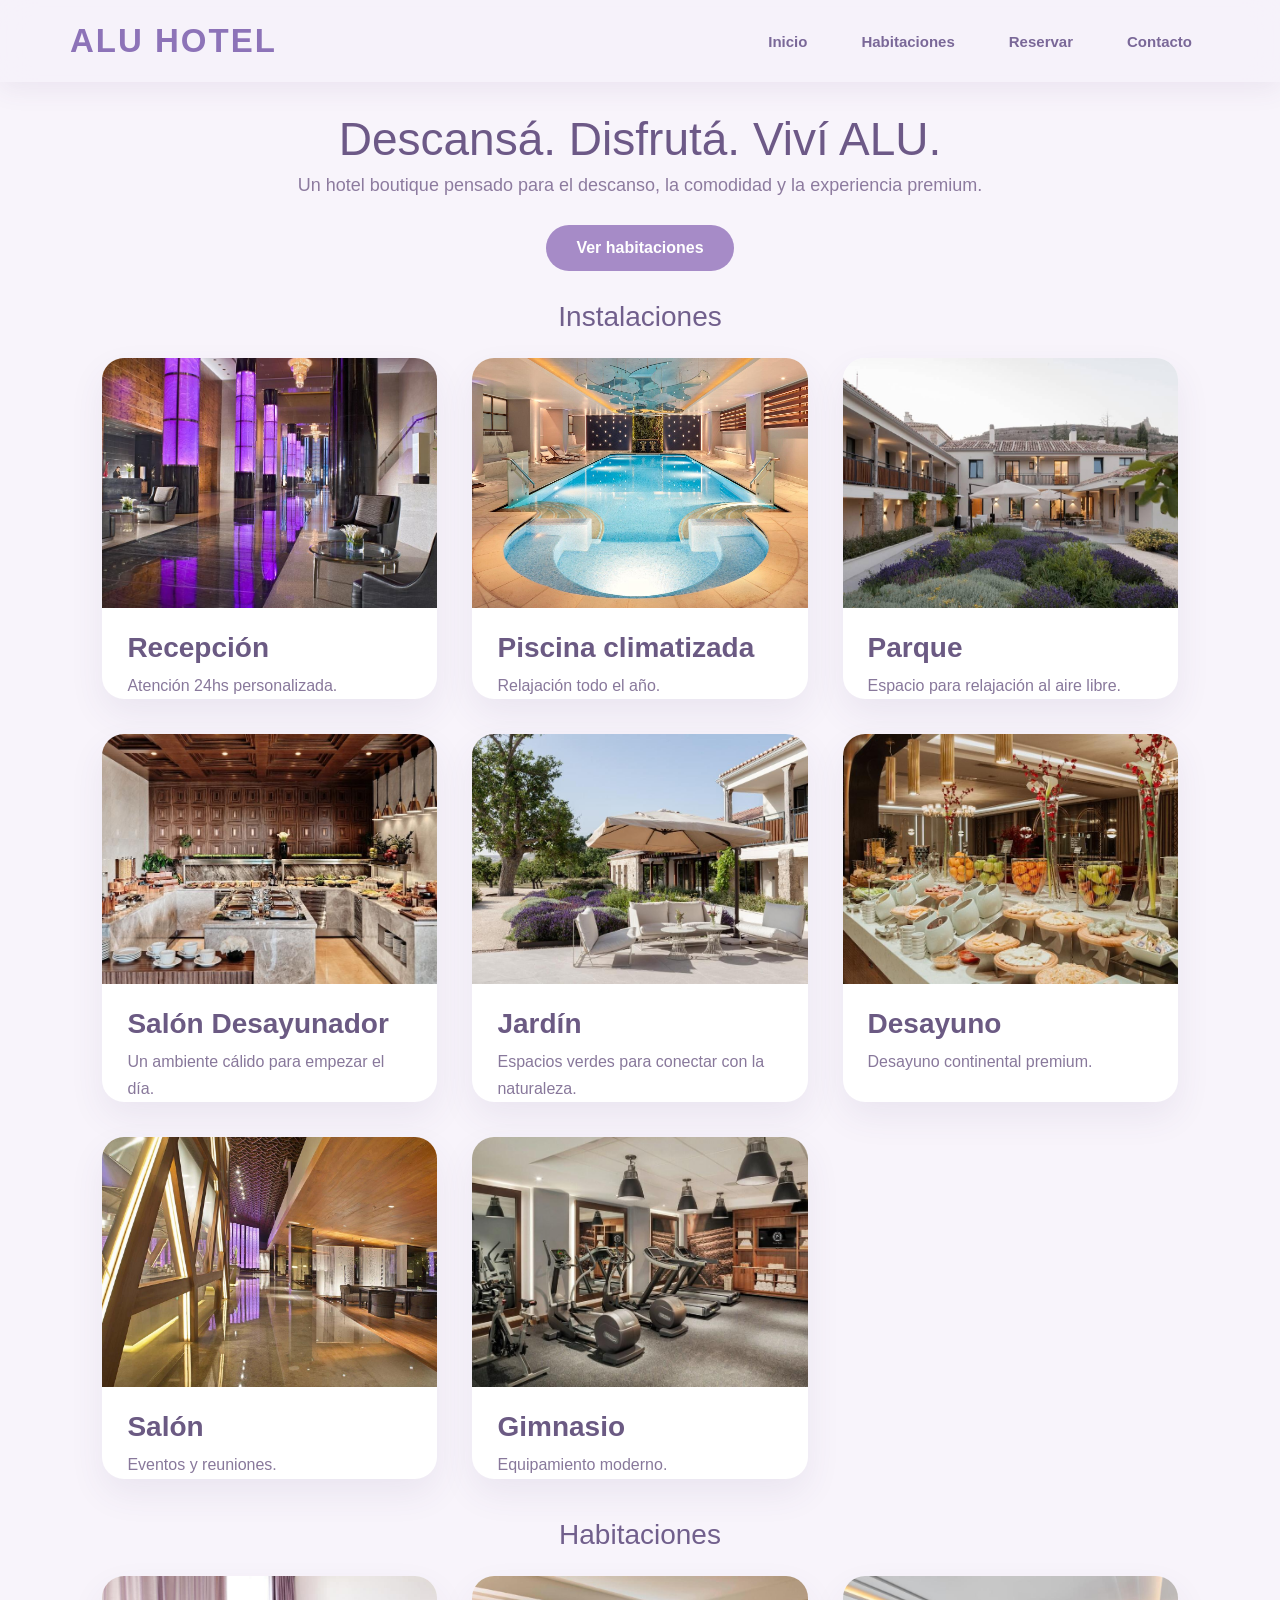
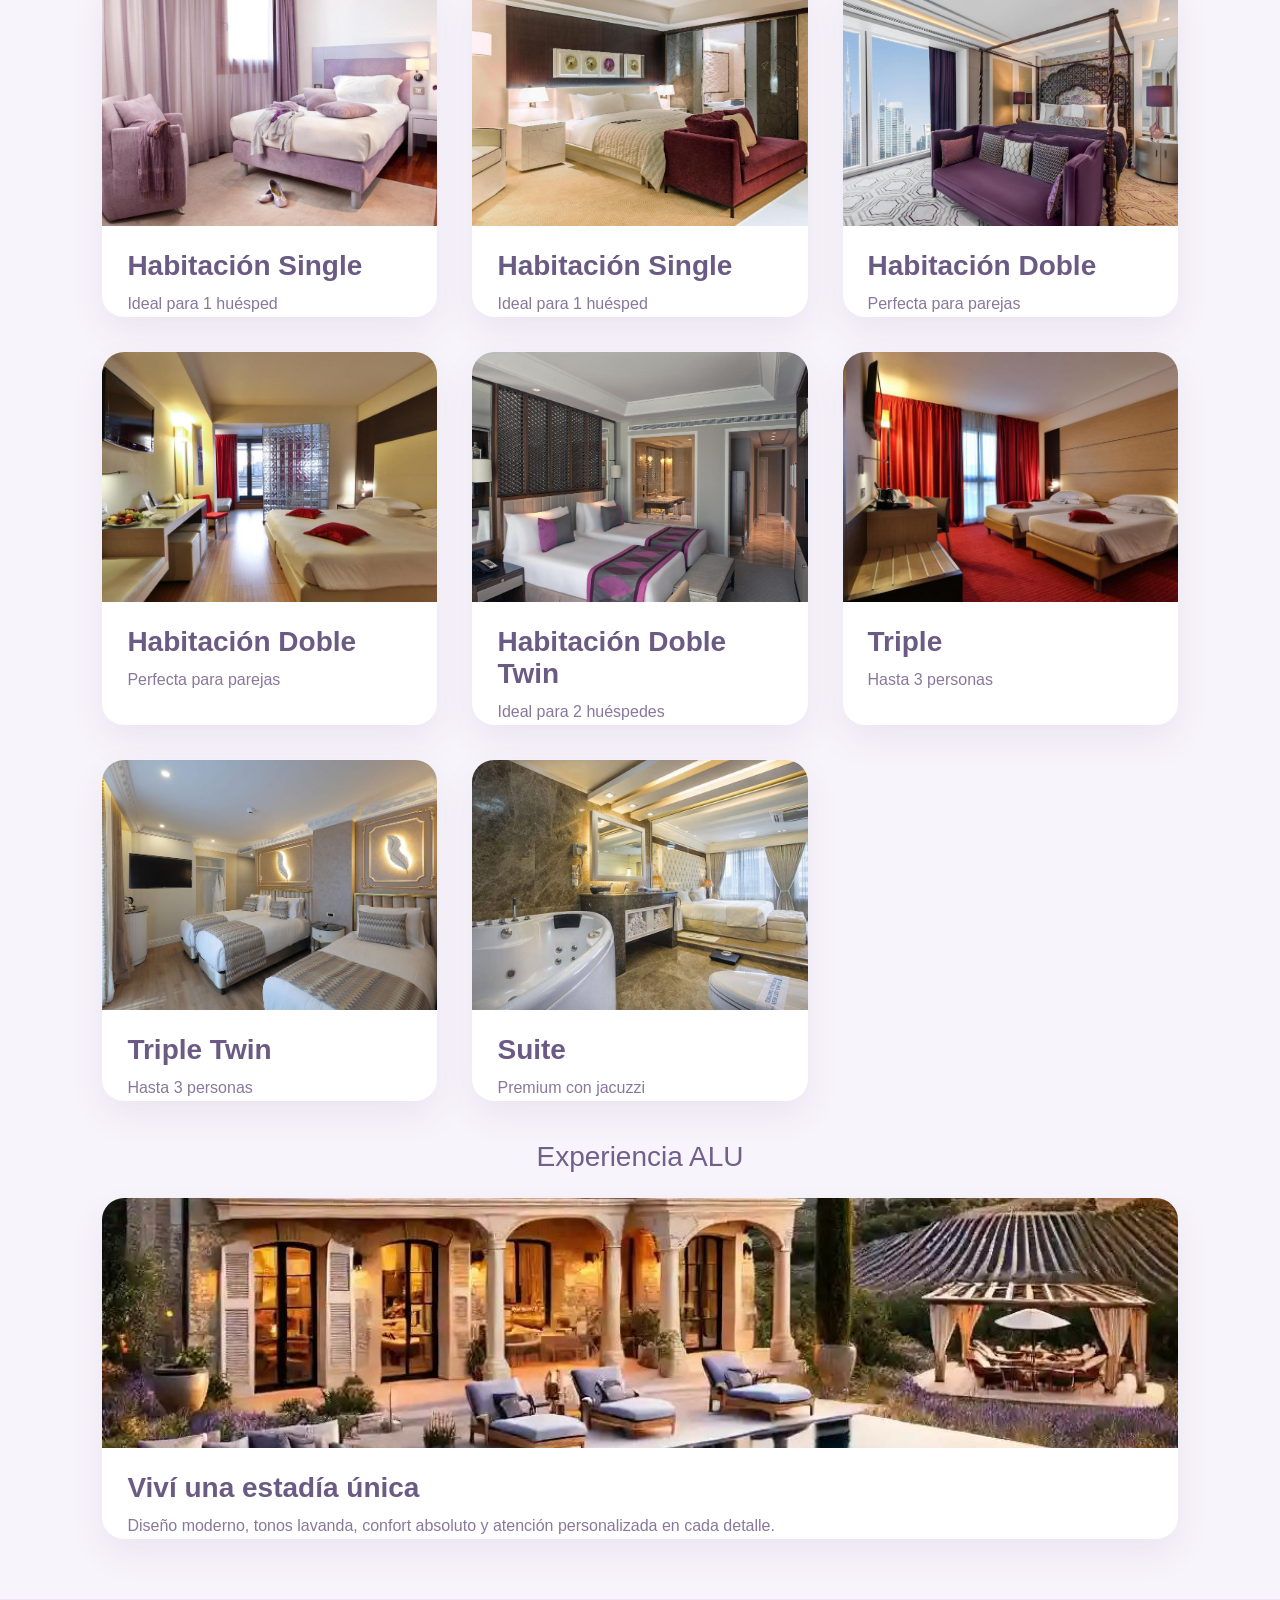
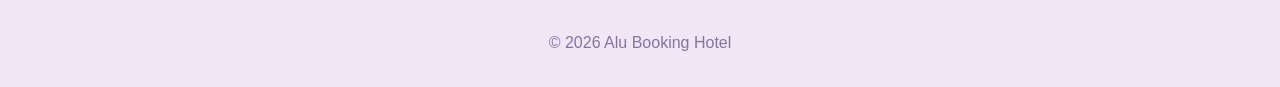
<file: index.html>
<!DOCTYPE html>
<html lang="es">

<head>
    <meta charset="UTF-8">
    <title>Alu Booking Hotel</title>
    <link rel="stylesheet" href="css/style.css">
</head>

<body>

<header>

    <div class="logo">ALU HOTEL</div>

    <nav>
        <a href="index.html">Inicio</a>
        <a href="habitaciones.html">Habitaciones</a>
        <a href="reservar.html">Reservar</a>
        <a href="contacto.html">Contacto</a>
    </nav>

</header>


<!-- HERO -->
<section class="hero">

    <h1>Descansá. Disfrutá. Viví ALU.</h1>

    <p>
        Un hotel boutique pensado para el descanso,
        la comodidad y la experiencia premium.
    </p>

    <a href="habitaciones.html" class="btn">Ver habitaciones</a>

</section>


<!-- INSTALACIONES -->
<section>

    <h2>Instalaciones</h2>

    <div class="grid">

        <div class="room">
            <img src="img/instalaciones/recepcion.jpg">
            <h3>Recepción</h3>
            <p>Atención 24hs personalizada.</p>
        </div>

        <div class="room">
            <img src="img/instalaciones/piscina.jpg">
            <h3>Piscina climatizada</h3>
            <p>Relajación todo el año.</p>
        </div>

           <div class="room">
            <img src="img/instalaciones/parque.jpg">
            <h3>Parque</h3>
            <p>Espacio para relajación al aire libre.</p>
        </div>

        <!-- AGREGADO 1: SALÓN DESAYUNADOR -->
        <div class="room">
            <img src="img/instalaciones/salon desayunador.jpg">
            <h3>Salón Desayunador</h3>
            <p>Un ambiente cálido para empezar el día.</p>
        </div>

        <!-- AGREGADO 2: JARDÍN -->
        <div class="room">
            <img src="img/instalaciones/jardin.jpg">
            <h3>Jardín</h3>
            <p>Espacios verdes para conectar con la naturaleza.</p>
        </div>

        <div class="room">
            <img src="img/instalaciones/desayuno.jpg">
            <h3>Desayuno</h3>
            <p>Desayuno continental premium.</p>
        </div>

        <div class="room">
            <img src="img/instalaciones/salon.jpg">
            <h3>Salón</h3>
            <p>Eventos y reuniones.</p>
        </div>

        <div class="room">
            <img src="img/instalaciones/gimnasio.jpg">
            <h3>Gimnasio</h3>
            <p>Equipamiento moderno.</p>
        </div>

     

    </div>

</section>


<!-- HABITACIONES -->
<section>

    <h2>Habitaciones</h2>

    <div class="grid">

        <div class="room">
            <img src="img/habitaciones/single.jpg">
            <h3>Habitación Single</h3>
            <p>Ideal para 1 huésped</p>
        </div>

        <!-- SEGUNDA HABITACIÓN SINGLE CON SU NOMBRE REAL -->
        <div class="room">
            <img src="img/habitaciones/habitacion-single-single.jpg">
            <h3>Habitación Single</h3>
            <p>Ideal para 1 huésped</p>
        </div>

        <div class="room">
            <img src="img/habitaciones/doble.jpg">
            <h3>Habitación Doble</h3>
            <p>Perfecta para parejas</p>
        </div>

        <!-- SEGUNDA HABITACIÓN DOBLE CON SU NOMBRE REAL -->
        <div class="room">
            <img src="img/habitaciones/habitacion-doble-doble.jpg">
            <h3>Habitación Doble</h3>
            <p>Perfecta para parejas</p>
        </div>

        <div class="room">
            <img src="img/habitaciones/doble-twin.jpg">
            <h3>Habitación Doble Twin</h3>
            <p>Ideal para 2 huéspedes</p>
        </div>

        <div class="room">
            <img src="img/habitaciones/triple.jpg">
            <h3>Triple</h3>
            <p>Hasta 3 personas</p>
        </div>

        <div class="room">
            <img src="img/habitaciones/triple-twin.jpg">
            <h3>Triple Twin</h3>
            <p>Hasta 3 personas</p>
        </div>

        <div class="room">
            <img src="img/habitaciones/suite.jpg">
            <h3>Suite</h3>
            <p>Premium con jacuzzi</p>
        </div>

    </div>

</section>


<!-- EXPERIENCIA -->
<section>

    <h2>Experiencia ALU</h2>

    <div class="room">

        <img src="img/general/hotel.jpg">

        <h3>Viví una estadía única</h3>

        <p>
            Diseño moderno, tonos lavanda, confort absoluto
            y atención personalizada en cada detalle.
        </p>

    </div>

</section>


<footer>
    © 2026 Alu Booking Hotel
</footer>

</body>

</html>
</file>
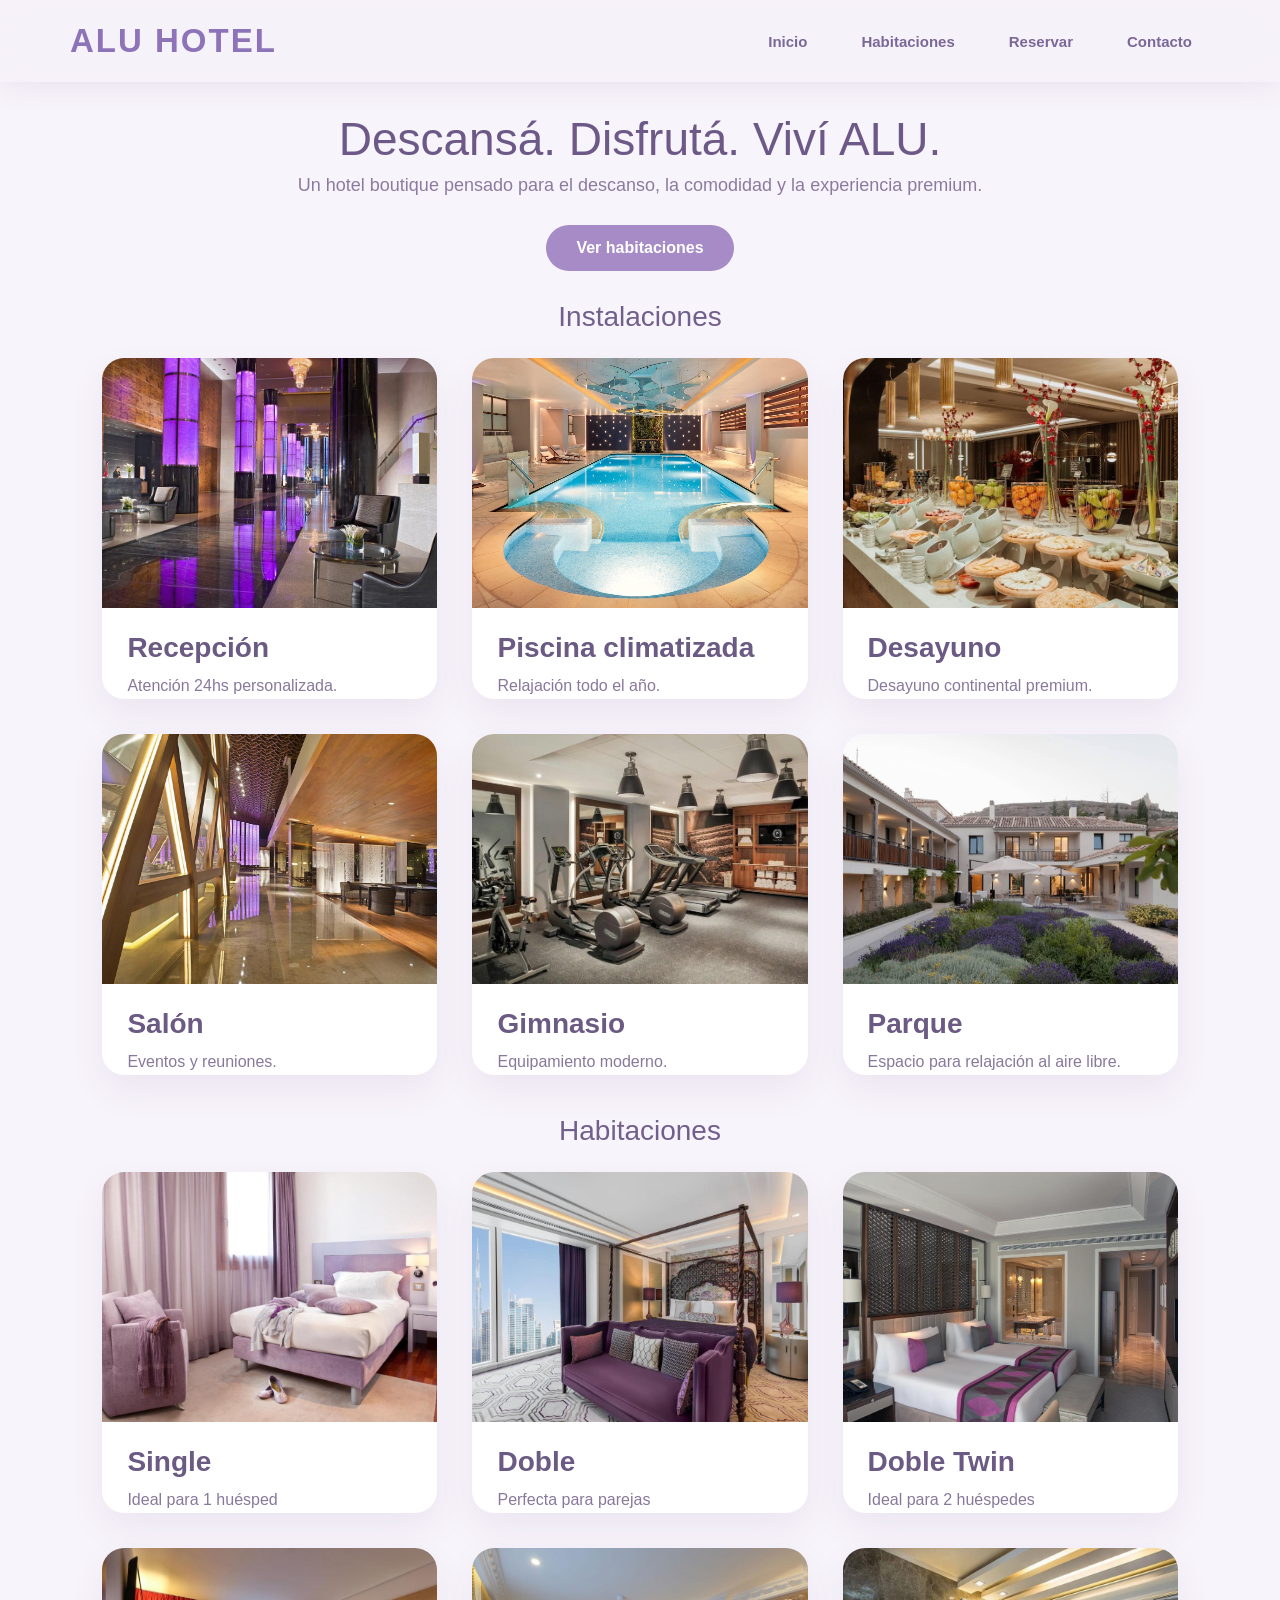
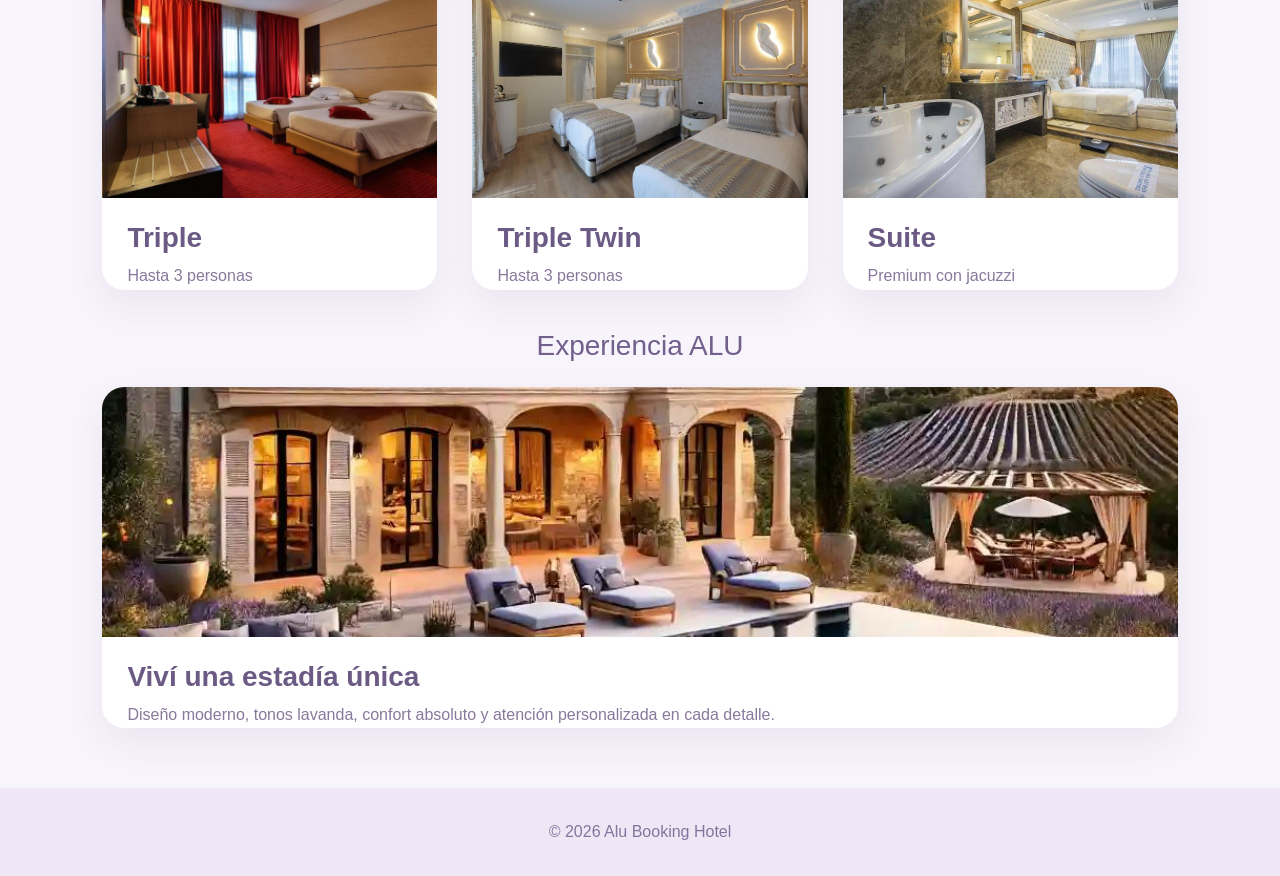
<file: src/main/resources/static/index.html>
<!DOCTYPE html>
<html lang="es">

<head>
    <meta charset="UTF-8">
    <title>Alu Booking Hotel</title>
    <link rel="stylesheet" href="/css/style.css">
</head>

<body>

<header>

    <div class="logo">ALU HOTEL</div>

    <nav>
        <a href="/">Inicio</a>
        <a href="/habitaciones">Habitaciones</a>
        <a href="/reservar">Reservar</a>
        <a href="/contacto">Contacto</a>
    </nav>

</header>


<!-- HERO -->
<section class="hero">

    <h1>Descansá. Disfrutá. Viví ALU.</h1>

    <p>
        Un hotel boutique pensado para el descanso,
        la comodidad y la experiencia premium.
    </p>

    <a href="/habitaciones" class="btn">Ver habitaciones</a>

</section>


<!-- INSTALACIONES -->
<section>

    <h2>Instalaciones</h2>

    <div class="grid">

        <div class="room">
            <img src="/img/instalaciones/recepcion.jpg">
            <h3>Recepción</h3>
            <p>Atención 24hs personalizada.</p>
        </div>

        <div class="room">
            <img src="/img/instalaciones/piscina.jpg">
            <h3>Piscina climatizada</h3>
            <p>Relajación todo el año.</p>
        </div>

        <div class="room">
            <img src="/img/instalaciones/desayuno.jpg">
            <h3>Desayuno</h3>
            <p>Desayuno continental premium.</p>
        </div>

        <div class="room">
            <img src="/img/instalaciones/salon.jpg">
            <h3>Salón</h3>
            <p>Eventos y reuniones.</p>
        </div>

        <div class="room">
            <img src="/img/instalaciones/gimnasio.jpg">
            <h3>Gimnasio</h3>
            <p>Equipamiento moderno.</p>
        </div>

        <div class="room">
            <img src="/img/instalaciones/parque.jpg">
            <h3>Parque</h3>
            <p> Espacio para relajación al aire libre.</p>
        </div>

    </div>

</section>


<!-- HABITACIONES -->
<section>

    <h2>Habitaciones</h2>

    <div class="grid">

        <div class="room">
            <img src="/img/habitaciones/single.jpg">
            <h3>Single</h3>
            <p>Ideal para 1 huésped</p>
        </div>

        <div class="room">
            <img src="/img/habitaciones/doble.jpg">
            <h3>Doble</h3>
            <p>Perfecta para parejas</p>
        </div>

        <div class="room">
            <img src="/img/habitaciones/doble-twin.jpg">
            <h3>Doble Twin</h3>
            <p>Ideal para 2 huéspedes</p>
        </div>

        <div class="room">
            <img src="/img/habitaciones/triple.jpg">
            <h3>Triple</h3>
            <p>Hasta 3 personas</p>
        </div>

        <div class="room">
            <img src="/img/habitaciones/triple-twin.jpg">
            <h3>Triple Twin</h3>
            <p>Hasta 3 personas</p>
        </div>

        <div class="room">
            <img src="/img/habitaciones/suite.jpg">
            <h3>Suite</h3>
            <p>Premium con jacuzzi</p>
        </div>

    </div>

</section>


<!-- EXPERIENCIA -->
<section>

    <h2>Experiencia ALU</h2>

    <div class="room">

        <img src="/img/general/hotel.jpg">

        <h3>Viví una estadía única</h3>

        <p>
            Diseño moderno, tonos lavanda, confort absoluto
            y atención personalizada en cada detalle.
        </p>

    </div>

</section>


<footer>

    © 2026 Alu Booking Hotel
</footer>

</body>

</html>
</file>
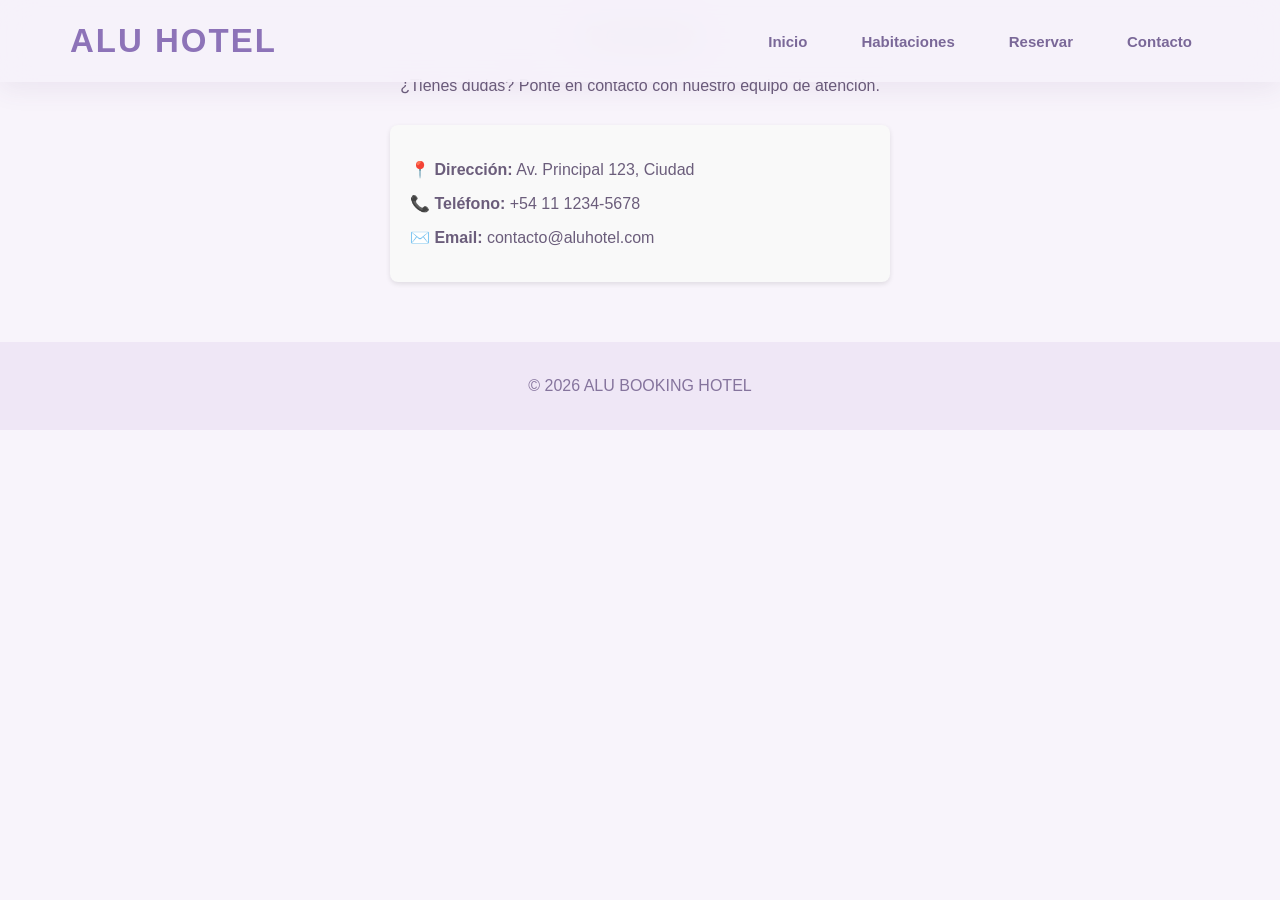
<file: contacto.html>
<!DOCTYPE html>
<html lang="es">
<head>
    <meta charset="UTF-8">
    <title>Contacto | Alu Booking Hotel</title>
    <link rel="stylesheet" href="css/style.css">
</head>
<body>

<header>
    <div class="logo">
        ALU HOTEL
    </div>
    <nav>
        <a href="index.html">Inicio</a>
        <a href="habitaciones.html">Habitaciones</a>
        <a href="reservar.html">Reservar</a>
        <a href="contacto.html">Contacto</a>
    </nav>
</header>

<section>
    <h2>Contacto</h2>
    <p style="text-align: center; margin-bottom: 30px;">¿Tienes dudas? Ponte en contacto con nuestro equipo de atención.</p>
    
    <div class="grid" style="max-width: 500px; margin: 0 auto; display: block; background: #f9f9f9; padding: 20px; border-radius: 8px; box-shadow: 0 2px 5px rgba(0,0,0,0.1);">
        <p style="margin: 15px 0;"><strong>📍 Dirección:</strong> Av. Principal 123, Ciudad</p>
        <p style="margin: 15px 0;"><strong>📞 Teléfono:</strong> +54 11 1234-5678</p>
        <p style="margin: 15px 0;"><strong>✉️ Email:</strong> contacto@aluhotel.com</p>
    </div>
</section>

<footer>
    © 2026 ALU BOOKING HOTEL
</footer>

</body>
</html>
</file>
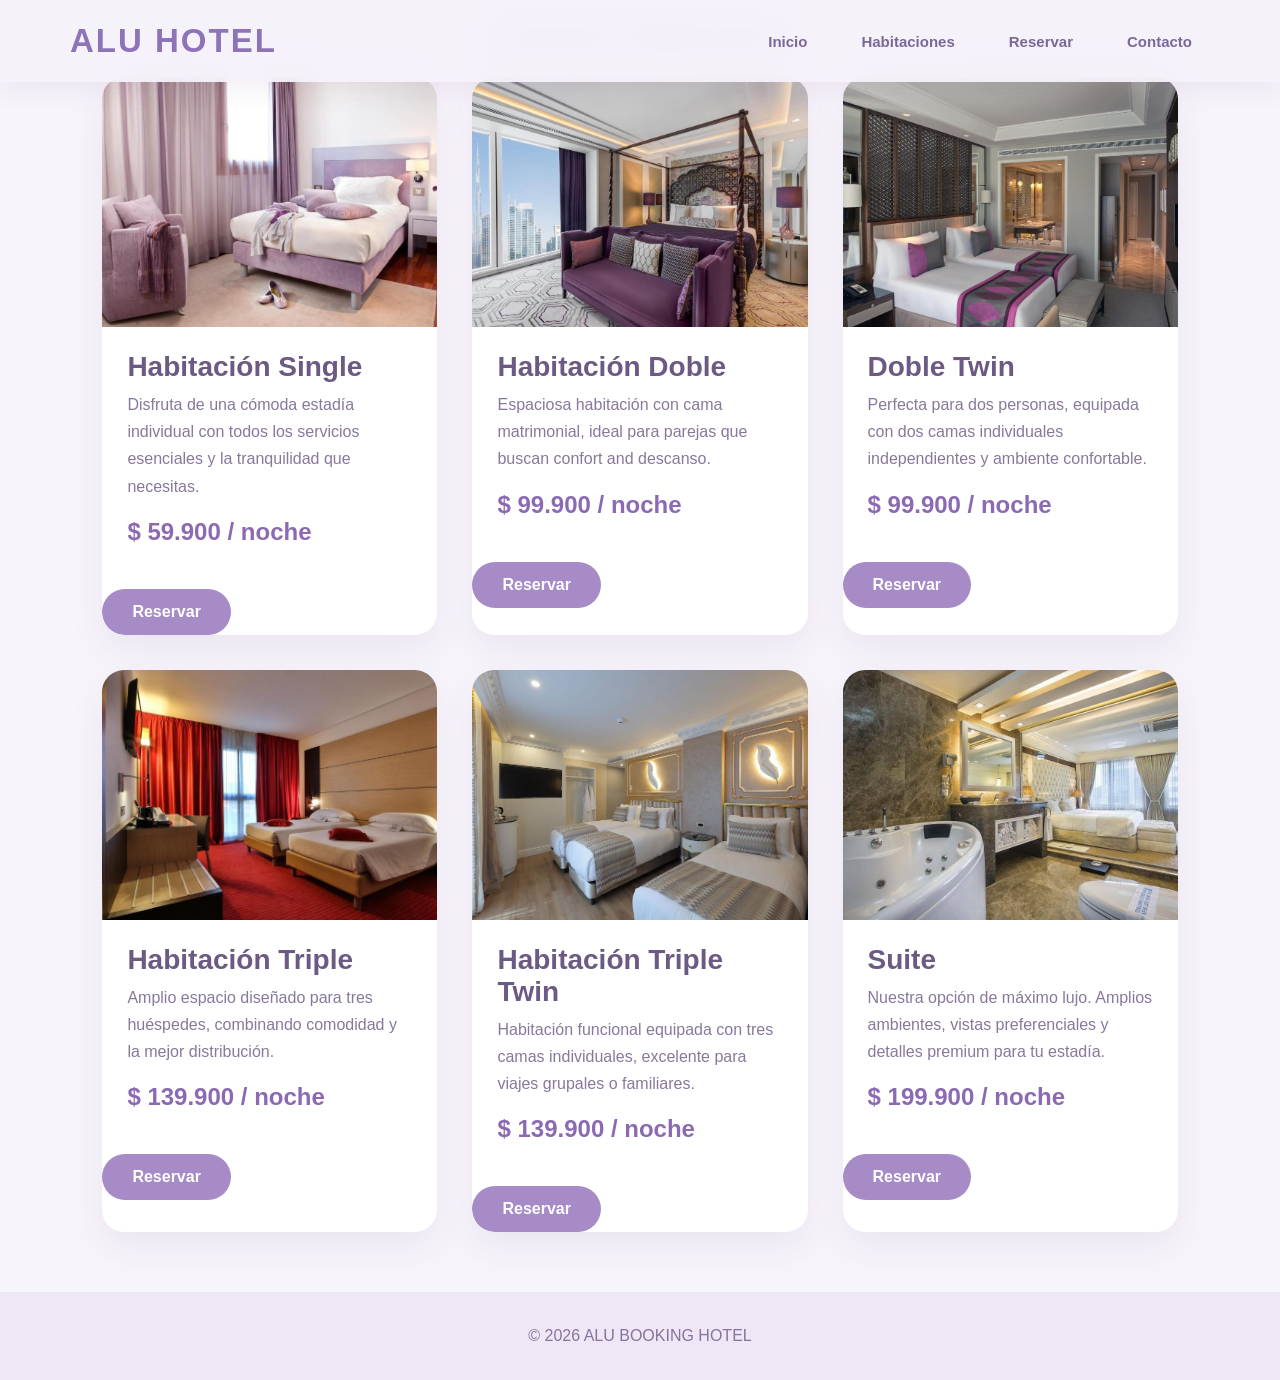
<file: habitaciones.html>
<!DOCTYPE html>
<html lang="es">

<head>
    <meta charset="UTF-8">
    <title>Habitaciones | Alu Booking Hotel</title>
    <link rel="stylesheet" href="css/style.css">
</head>

<body>

<header>
    <div class="logo">
        ALU HOTEL
    </div>
    <nav>
        <a href="index.html">Inicio</a>
        <a href="habitaciones.html">Habitaciones</a>
        <a href="reservar.html">Reservar</a>
        <a href="contacto.html">Contacto</a>
    </nav>
</header>

<section>
    <h2>Nuestras Habitaciones</h2>
    <div class="grid">

        <!-- 1. HABITACIÓN SINGLE -->
        <div class="room">
            <img src="img/habitaciones/single.jpg" alt="Habitación Single">
            <h3>Habitación Single</h3>
            <p>Disfruta de una cómoda estadía individual con todos los servicios esenciales y la tranquilidad que necesitas.</p>
            <div class="price">
                $ <span>59.900</span> / noche
            </div>
            <a class="btn" href="reservar.html">Reservar</a>
        </div>

        <!-- 2. HABITACIÓN DOBLE -->
        <div class="room">
            <img src="img/habitaciones/doble.jpg" alt="Habitación Doble">
            <h3>Habitación Doble</h3>
            <p>Espaciosa habitación con cama matrimonial, ideal para parejas que buscan confort and descanso.</p>
            <div class="price">
                $ <span>99.900</span> / noche
            </div>
            <a class="btn" href="reservar.html">Reservar</a>
        </div>

        <!-- 3. DOBLE TWIN -->
        <div class="room">
            <img src="img/habitaciones/doble-twin.jpg" alt="Doble Twin">
            <h3>Doble Twin</h3>
            <p>Perfecta para dos personas, equipada con dos camas individuales independientes y ambiente confortable.</p>
            <div class="price">
                $ <span>99.900</span> / noche
            </div>
            <a class="btn" href="reservar.html">Reservar</a>
        </div>

        <!-- 4. HABITACIÓN TRIPLE -->
        <div class="room">
            <img src="img/habitaciones/triple.jpg" alt="Habitación Triple">
            <h3>Habitación Triple</h3>
            <p>Amplio espacio diseñado para tres huéspedes, combinando comodidad y la mejor distribución.</p>
            <div class="price">
                $ <span>139.900</span> / noche
            </div>
            <a class="btn" href="reservar.html">Reservar</a>
        </div>

        <!-- 5. HABITACIÓN TRIPLE TWIN -->
        <div class="room">
            <img src="img/habitaciones/triple-twin.jpg" alt="Habitación Triple Twin">
            <h3>Habitación Triple Twin</h3>
            <p>Habitación funcional equipada con tres camas individuales, excelente para viajes grupales o familiares.</p>
            <div class="price">
                $ <span>139.900</span> / noche
            </div>
            <a class="btn" href="reservar.html">Reservar</a>
        </div>

        <!-- 6. SUITE -->
        <div class="room">
            <img src="img/habitaciones/suite.jpg" alt="Suite">
            <h3>Suite</h3>
            <p>Nuestra opción de máximo lujo. Amplios ambientes, vistas preferenciales y detalles premium para tu estadía.</p>
            <div class="price">
                $ <span>199.900</span> / noche
            </div>
            <a class="btn" href="reservar.html">Reservar</a>
        </div>

    </div>
</section>

<footer>
    © 2026 ALU BOOKING HOTEL
</footer>

</body>
</html>
</file>
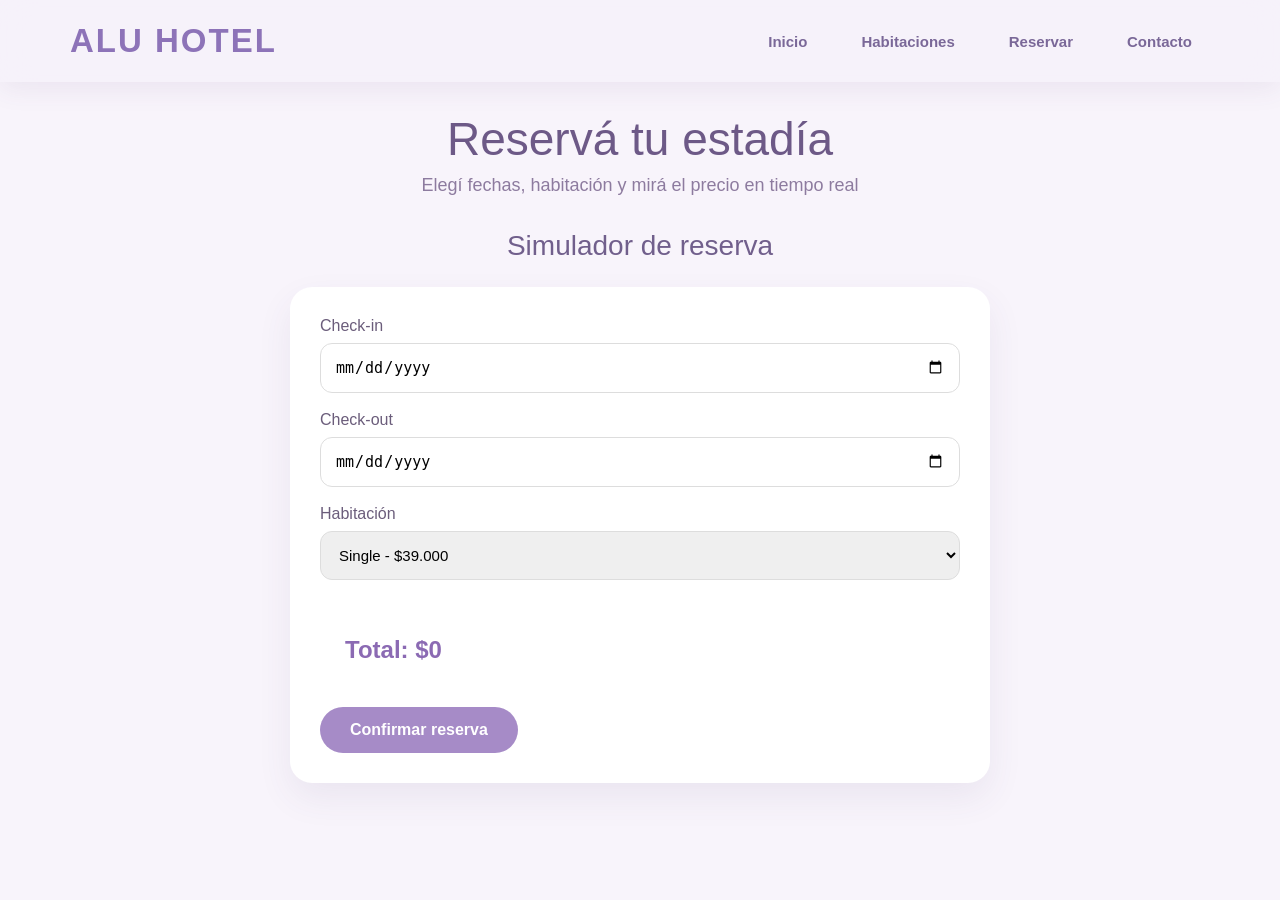
<file: reservar.html>
<!DOCTYPE html>
<html lang="es">

<head>
    <meta charset="UTF-8">
    <title>Reservar | Alu Booking</title>

    <link rel="stylesheet" href="css/style.css">
</head>

<body>

<header>

    <div class="logo">ALU HOTEL</div>

    <nav>
        <a href="index.html">Inicio</a>
        <a href="habitaciones.html">Habitaciones</a>
        <a href="reservar.html">Reservar</a>
        <a href="contacto.html">Contacto</a>
    </nav>

</header>


<section class="hero">

    <h1>Reservá tu estadía</h1>

    <p>Elegí fechas, habitación y mirá el precio en tiempo real</p>

</section>


<section>

    <h2>Simulador de reserva</h2>

    <div class="grid" style="max-width:700px;margin:0 auto;display:block;">

        <div class="room" style="padding:30px;">

            <label>Check-in</label>
            <input type="date" id="checkin">

            <label>Check-out</label>
            <input type="date" id="checkout">

            <label>Habitación</label>
            <select id="habitacion">
                <option value="single" data-price="39000">Single - $39.000</option>
                <option value="doble" data-price="59000">Doble - $59.000</option>
                <option value="triple" data-price="79000">Triple - $79.000</option>
                <option value="suite" data-price="99000">Suite - $99.000</option>
            </select>

            <div class="price" style="margin-top:20px;">
                Total: $<span id="total">0</span>
            </div>

            <a class="btn" href="#" onclick="confirmar()">Confirmar reserva</a>

        </div>

    </div>

</section>


<script>

function calcular() {

    let inDate = document.getElementById("checkin").value;
    let outDate = document.getElementById("checkout").value;

    let select = document.getElementById("habitacion");
    let price = select.options[select.selectedIndex].dataset.price;

    if (!inDate || !outDate) return;

    let d1 = new Date(inDate);
    let d2 = new Date(outDate);

    let diff = (d2 - d1) / (1000 * 60 * 60 * 24);

    if (diff > 0) {
        let total = diff * price;
        document.getElementById("total").innerText = total.toLocaleString("es-AR");
    }
}

document.getElementById("checkin").addEventListener("change", calcular);
document.getElementById("checkout").addEventListener("change", calcular);
document.getElementById("habitacion").addEventListener("change", calcular);

function confirmar() {
    alert("Reserva simulada creada ✔ (sin base de datos)");
}

</script>

</body>
</html>
</file>
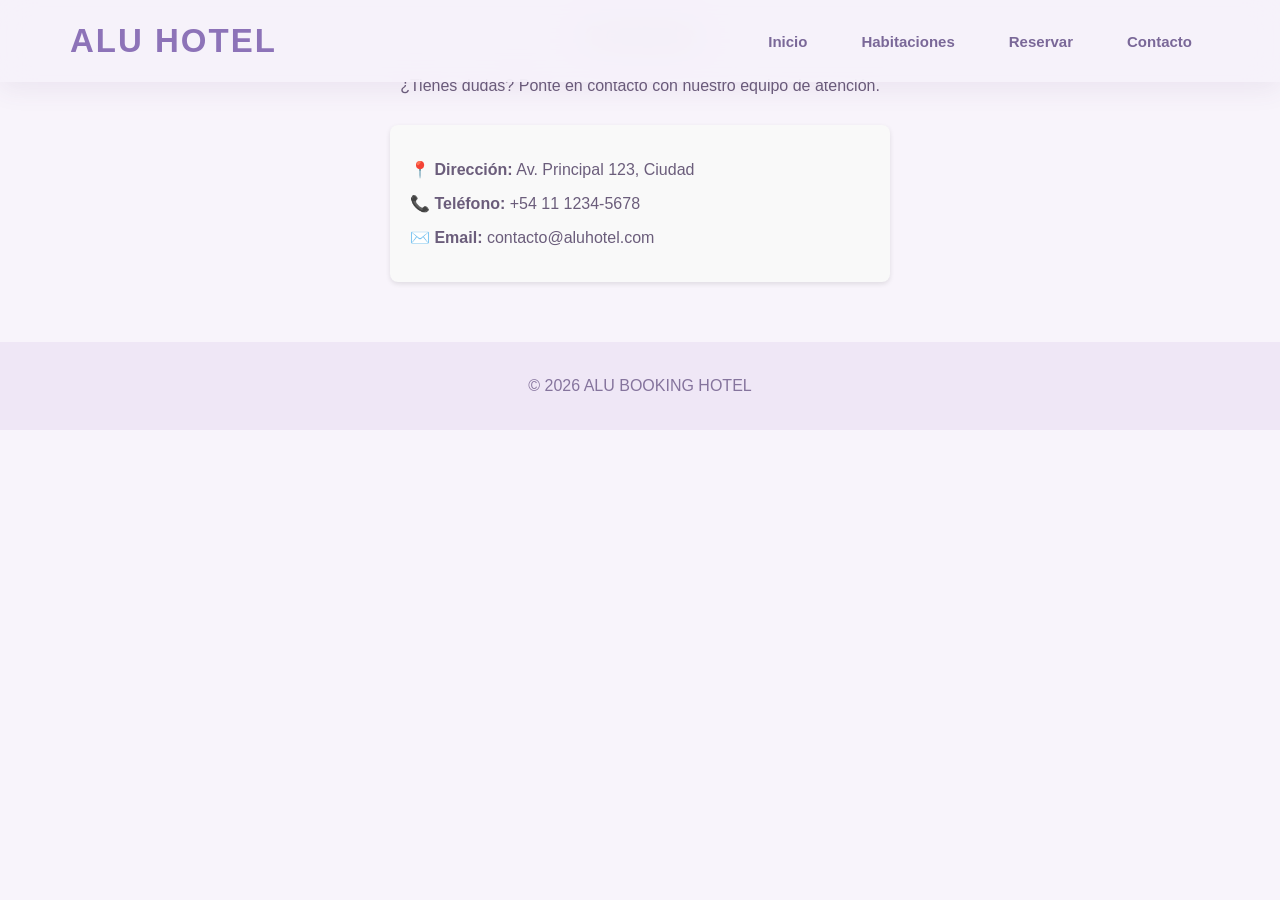
<file: src/main/resources/templates/contacto.html>
<!DOCTYPE html>
<html lang="es" xmlns:th="http://thymeleaf.org">
<head>
    <meta charset="UTF-8">
    <title>Contacto | Alu Booking Hotel</title>
    <link rel="stylesheet" href="/css/style.css">
</head>
<body>

<header>
    <div class="logo">
        ALU HOTEL
    </div>
    <nav>
        <a href="/">Inicio</a>
        <a href="/habitaciones">Habitaciones</a>
        <a href="/reservar">Reservar</a>
        <a href="/contacto">Contacto</a>
    </nav>
</header>

<section>
    <h2>Contacto</h2>
    <p style="text-align: center; margin-bottom: 30px;">¿Tienes dudas? Ponte en contacto con nuestro equipo de atención.</p>
    
    <div class="grid" style="max-width: 500px; margin: 0 auto; display: block; background: #f9f9f9; padding: 20px; border-radius: 8px; box-shadow: 0 2px 5px rgba(0,0,0,0.1);">
        <p style="margin: 15px 0;"><strong>📍 Dirección:</strong> Av. Principal 123, Ciudad</p>
        <p style="margin: 15px 0;"><strong>📞 Teléfono:</strong> +54 11 1234-5678</p>
        <p style="margin: 15px 0;"><strong>✉️ Email:</strong> contacto@aluhotel.com</p>
    </div>
</section>

<footer>
    © 2026 ALU BOOKING HOTEL
</footer>

</body>
</html>
</file>
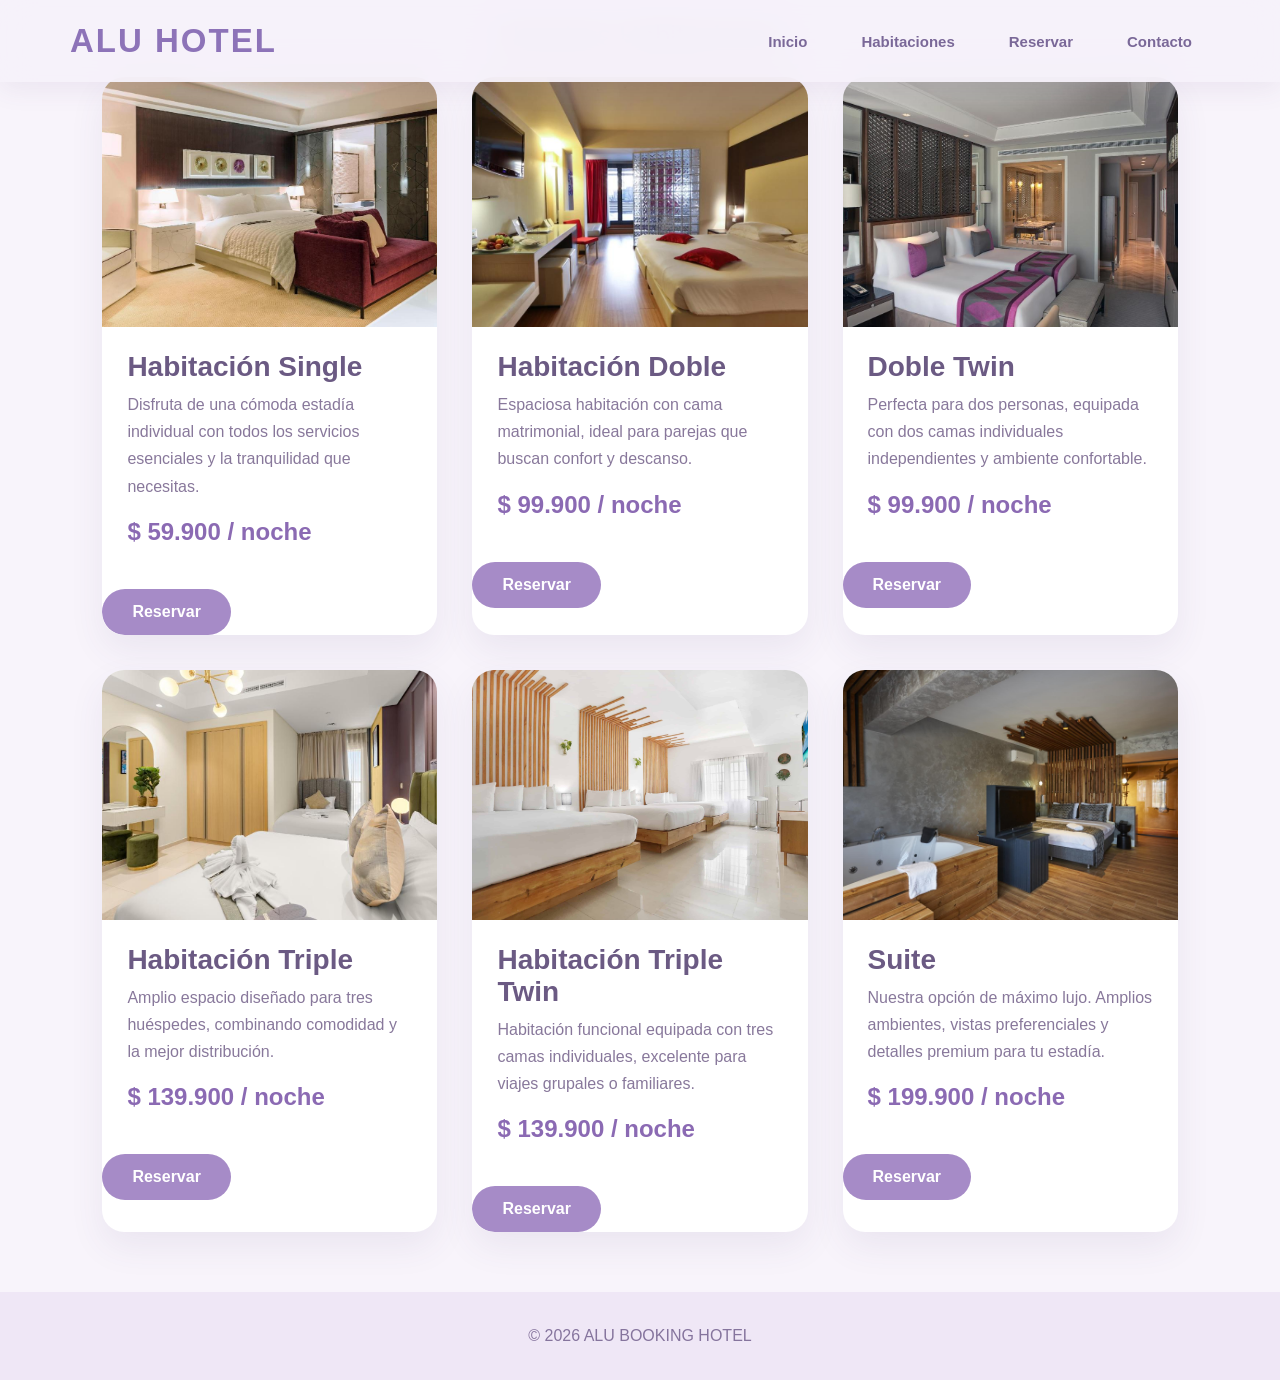
<file: src/main/resources/templates/habitaciones.html>
<!DOCTYPE html>
<html lang="es" xmlns:th="http://www.thymeleaf.org">

<head>
    <meta charset="UTF-8">
    <title>Habitaciones | Alu Booking Hotel</title>
    <link rel="stylesheet" href="/css/style.css">
</head>

<body>

<header>
    <div class="logo">
        ALU HOTEL
    </div>
    <nav>
        <a href="/">Inicio</a>
        <a href="/habitaciones">Habitaciones</a>
        <a href="/reservar">Reservar</a>
        <a href="/contacto">Contacto</a>
    </nav>
</header>

<section>
    <h2>Nuestras Habitaciones</h2>
    <div class="grid">

        <!-- 1. HABITACIÓN SINGLE -->
        <div class="room">
            <img src="/img/habitaciones/habitacion-single.jpg" alt="Habitación Single">
            <h3>Habitación Single</h3>
            <p>Disfruta de una cómoda estadía individual con todos los servicios esenciales y la tranquilidad que necesitas.</p>
            <div class="price">
                $ <span>59.900</span> / noche
            </div>
            <a class="btn" th:href="@{/reservar(id=1)}">Reservar</a>
        </div>

        <!-- 2. HABITACIÓN DOBLE -->
        <div class="room">
            <img src="/img/habitaciones/habitacion-doble.jpg" alt="Habitación Doble">
            <h3>Habitación Doble</h3>
            <p>Espaciosa habitación con cama matrimonial, ideal para parejas que buscan confort y descanso.</p>
            <div class="price">
                $ <span>99.900</span> / noche
            </div>
            <a class="btn" th:href="@{/reservar(id=2)}">Reservar</a>
        </div>

        <!-- 3. DOBLE TWIN -->
        <div class="room">
            <img src="/img/habitaciones/doble-twin.jpg" alt="Doble Twin">
            <h3>Doble Twin</h3>
            <p>Perfecta para dos personas, equipada con dos camas individuales independientes y ambiente confortable.</p>
            <div class="price">
                $ <span>99.900</span> / noche
            </div>
            <a class="btn" th:href="@{/reservar(id=3)}">Reservar</a>
        </div>

        <!-- 4. HABITACIÓN TRIPLE -->
        <div class="room">
            <img src="/img/habitaciones/habitacion-triple.jpg" alt="Habitación Triple">
            <h3>Habitación Triple</h3>
            <p>Amplio espacio diseñado para tres huéspedes, combinando comodidad y la mejor distribución.</p>
            <div class="price">
                $ <span>139.900</span> / noche
            </div>
            <a class="btn" th:href="@{/reservar(id=4)}">Reservar</a>
        </div>

        <!-- 5. HABITACIÓN TRIPLE TWIN -->
        <div class="room">
            <img src="/img/habitaciones/habitacion-triple-twin.jpg" alt="Habitación Triple Twin">
            <h3>Habitación Triple Twin</h3>
            <p>Habitación funcional equipada con tres camas individuales, excelente para viajes grupales o familiares.</p>
            <div class="price">
                $ <span>139.900</span> / noche
            </div>
            <a class="btn" th:href="@{/reservar(id=5)}">Reservar</a>
        </div>

        <!-- 6. SUITE -->
        <div class="room">
            <img src="/img/habitaciones/habitacion-suite.jpg" alt="Suite">
            <h3>Suite</h3>
            <p>Nuestra opción de máximo lujo. Amplios ambientes, vistas preferenciales y detalles premium para tu estadía.</p>
            <div class="price">
                $ <span>199.900</span> / noche
            </div>
            <a class="btn" th:href="@{/reservar(id=6)}">Reservar</a>
        </div>

    </div>
</section>

<footer>
    © 2026 ALU BOOKING HOTEL
</footer>

</body>
</html>
</file>
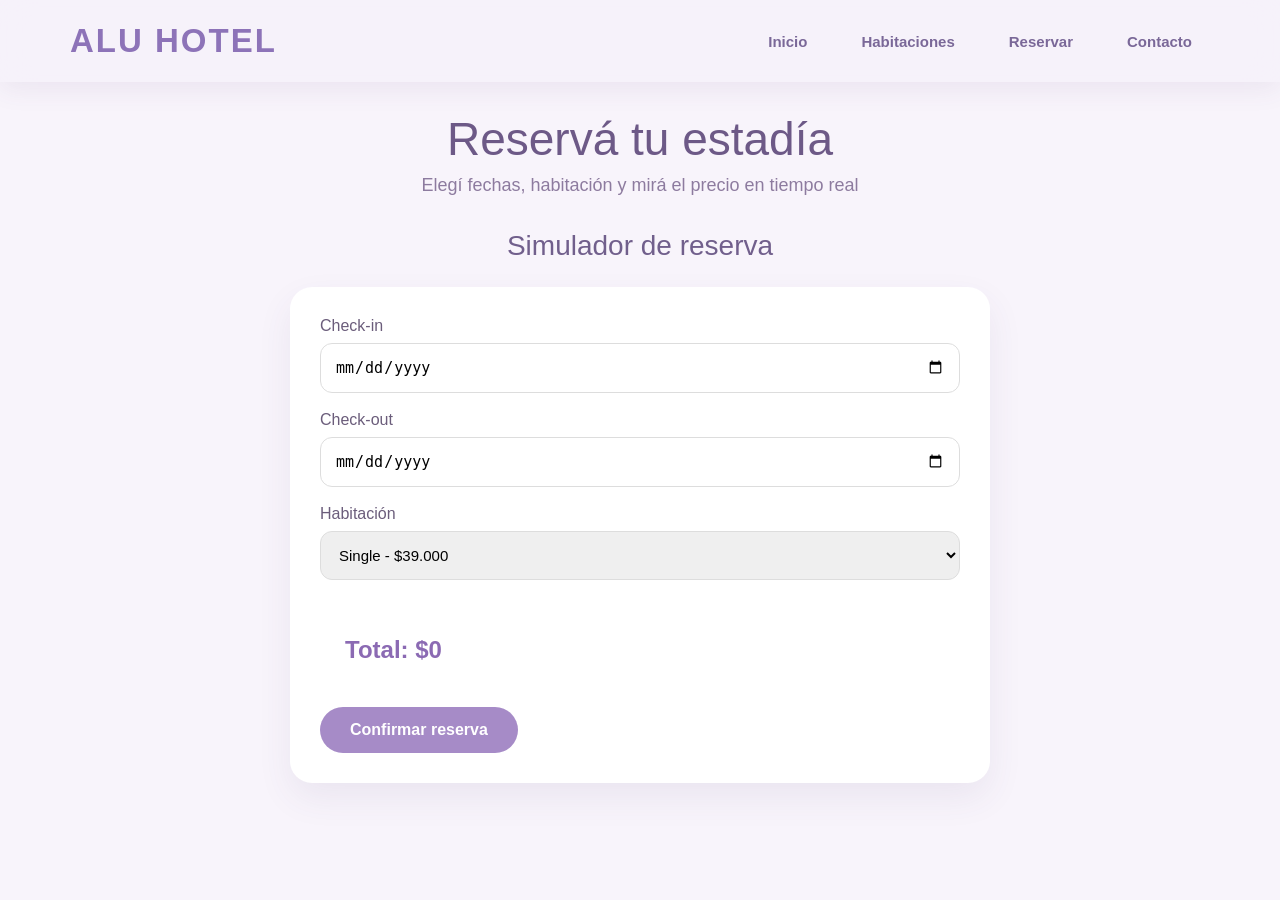
<file: src/main/resources/templates/reservar.html>
<!DOCTYPE html>
<html lang="es">

<head>
    <meta charset="UTF-8">
    <title>Reservar | Alu Booking</title>

    <link rel="stylesheet" href="/css/style.css">
</head>

<body>

<header>

    <div class="logo">ALU HOTEL</div>

    <nav>
        <a href="/">Inicio</a>
        <a href="/habitaciones">Habitaciones</a>
        <a href="/reservar">Reservar</a>
        <a href="/contacto">Contacto</a>
    </nav>

</header>


<section class="hero">

    <h1>Reservá tu estadía</h1>

    <p>Elegí fechas, habitación y mirá el precio en tiempo real</p>

</section>


<section>

    <h2>Simulador de reserva</h2>

    <div class="grid" style="max-width:700px;margin:0 auto;display:block;">

        <div class="room" style="padding:30px;">

            <label>Check-in</label>
            <input type="date" id="checkin">

            <label>Check-out</label>
            <input type="date" id="checkout">

            <label>Habitación</label>
            <select id="habitacion">
                <option value="single" data-price="39000">Single - $39.000</option>
                <option value="doble" data-price="59000">Doble - $59.000</option>
                <option value="triple" data-price="79000">Triple - $79.000</option>
                <option value="suite" data-price="99000">Suite - $99.000</option>
            </select>

            <div class="price" style="margin-top:20px;">
                Total: $<span id="total">0</span>
            </div>

            <a class="btn" href="#" onclick="confirmar()">Confirmar reserva</a>

        </div>

    </div>

</section>


<script>

function calcular() {

    let inDate = document.getElementById("checkin").value;
    let outDate = document.getElementById("checkout").value;

    let select = document.getElementById("habitacion");
    let price = select.options[select.selectedIndex].dataset.price;

    if (!inDate || !outDate) return;

    let d1 = new Date(inDate);
    let d2 = new Date(outDate);

    let diff = (d2 - d1) / (1000 * 60 * 60 * 24);

    if (diff > 0) {
        let total = diff * price;
        document.getElementById("total").innerText = total.toLocaleString("es-AR");
    }
}

document.getElementById("checkin").addEventListener("change", calcular);
document.getElementById("checkout").addEventListener("change", calcular);
document.getElementById("habitacion").addEventListener("change", calcular);

function confirmar() {
    alert("Reserva simulada creada ✔ (sin base de datos)");
}

</script>

</body>
</html>
</file>
<file: css/style.css>
/* =====================================================
   ALU BOOKING HOTEL
   NUEVO ESTILO PREMIUM 2026
   ===================================================== */

*{
    margin:0;
    padding:0;
    box-sizing:border-box;
}

html{
    scroll-behavior:smooth;
}

body{
    font-family:'Segoe UI',sans-serif;
    background:#f8f4fb;
    color:#6b5d7b;
}

/* ==========================
        HEADER
========================== */

header{
    position:fixed;
    top:0;
    left:0;
    width:100%;
    height:82px;
    background:rgba(246,241,250,.92);
    backdrop-filter:blur(16px);
    display:flex;
    justify-content:space-between;
    align-items:center;
    padding:0 70px;
    box-shadow:0 8px 24px rgba(90,60,120,.08);
    z-index:9999;
}

.logo{
    font-size:33px;
    font-weight:700;
    color:#8d73b8;
    letter-spacing:2px;
}

nav{
    display:flex;
    gap:18px;
}

nav a{
    text-decoration:none;
    color:#7a6898;
    font-size:15px;
    font-weight:600;
    transition:.25s;
    padding:10px 18px;
    border-radius:30px;
}

nav a:hover{
    background:#ded1ee;
    color:#66527e;
}

/* ==========================
        HERO
========================== */

.hero{
    margin-top:82px;
    text-align:center;
    padding:30px 0px 10px 0px;
}

.hero h1{
    font-size:46px;
    color:#6d5987;
    margin-bottom:5px;
    font-weight:300;
}

.hero p{
    font-size:18px;
    color:#8d7b9f;
    line-height:1.6;
}

/* ==========================
        BOTONES
========================== */

.btn{
    display:inline-block;
    margin-top:25px;
    background:#a68bc7;
    color:white;
    padding:14px 30px;
    border-radius:40px;
    text-decoration:none;
    font-weight:600;
    transition:.25s;
}

.btn:hover{
    background:#9276b7;
    transform:translateY(-3px);
}

/* ==========================
        TITULOS
========================== */

section{
    padding:20px 8%;
}

h2{
    text-align:center;
    font-size:28px;
    color:#715f8c;
    margin-bottom:25px;
    font-weight:300;
}

/* ==========================
        HABITACIONES
========================== */

.grid{
    display:grid;
    grid-template-columns:repeat(auto-fit,minmax(330px,1fr));
    gap:35px;
}

.room{
    background:white;
    border-radius:22px;
    overflow:hidden;
    box-shadow:0 15px 35px rgba(80,60,120,.08);
    transition:.25s;
}

.room:hover{
    transform:translateY(-8px);
}

.room img{
    width:100%;
    height:250px;
    object-fit:cover;
}

.room h3{
    padding:20px 25px 8px;
    color:#6b5a83;
    font-size:28px;
}

.room p{
    padding:0 25px;
    color:#88789b;
    line-height:1.7;
}

.price{
    padding:18px 25px;
    font-size:24px;
    color:#8b6ab3;
    font-weight:bold;
}

/* ==========================
        FORMULARIOS
========================== */

input,
select{
    width:100%;
    padding:14px;
    border:1px solid #ddd;
    border-radius:12px;
    margin-top:8px;
    margin-bottom:18px;
    font-size:15px;
}

button{
    border:none;
    cursor:pointer;
}

/* ==========================
        FOOTER
========================== */

footer{
    background:#efe7f6;
    text-align:center;
    padding:35px;
    color:#85749d;
    margin-top:40px;
}

/* ==========================
        RESPONSIVE
========================== */

@media(max-width:900px){

    header{
        padding:0 20px;
    }

    .hero h1{
        font-size:36px;
    }

    nav{
        gap:8px;
        flex-wrap:wrap;
        justify-content:center;
    }

}
</file>
